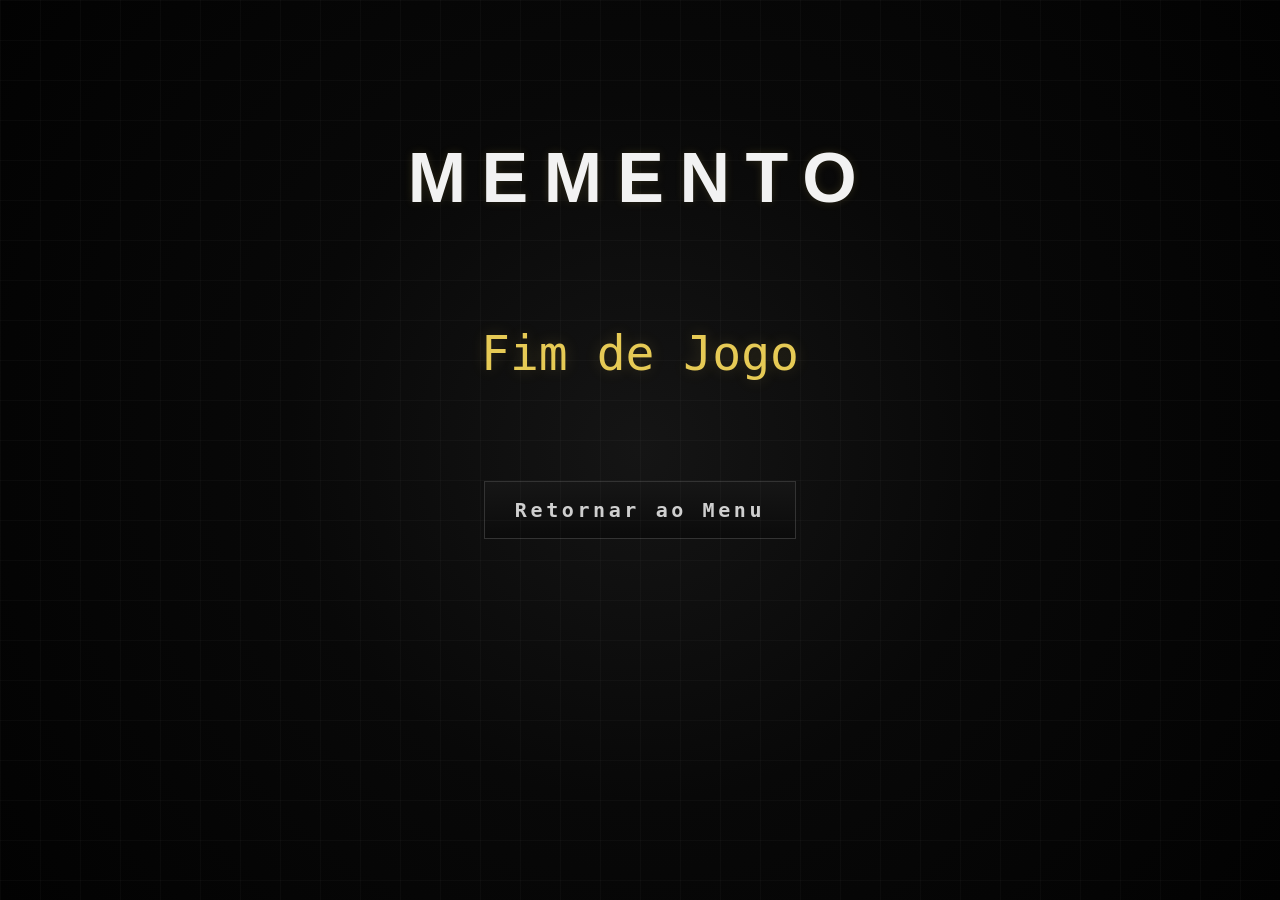
<file: derrota.html>
<!DOCTYPE html>
<link rel="shortcut icon" href="assets/icone/MEMENTO.ico" type="image/x-icon">
<html lang="pt-BR">

<head>
    <meta charset="UTF-8">
    <meta name="viewport" content="width=device-width,initial-scale=1.0">
    <title>MEMENTO — Derrota</title>
    <link rel="shortcut icon" href="assets/icone/MEMENTO.ico" type="image/x-icon">
    <link rel="stylesheet" href="css/style.css">
</head>

<body>
    <main class="screen">
        <h1 class="result-title">MEMENTO</h1>
        <div class="highlight">Fim de Jogo</div>
        <a class="action defeat-action" href="index.html">Retornar ao Menu</a>
    </main>
</body>

</html>
</file>
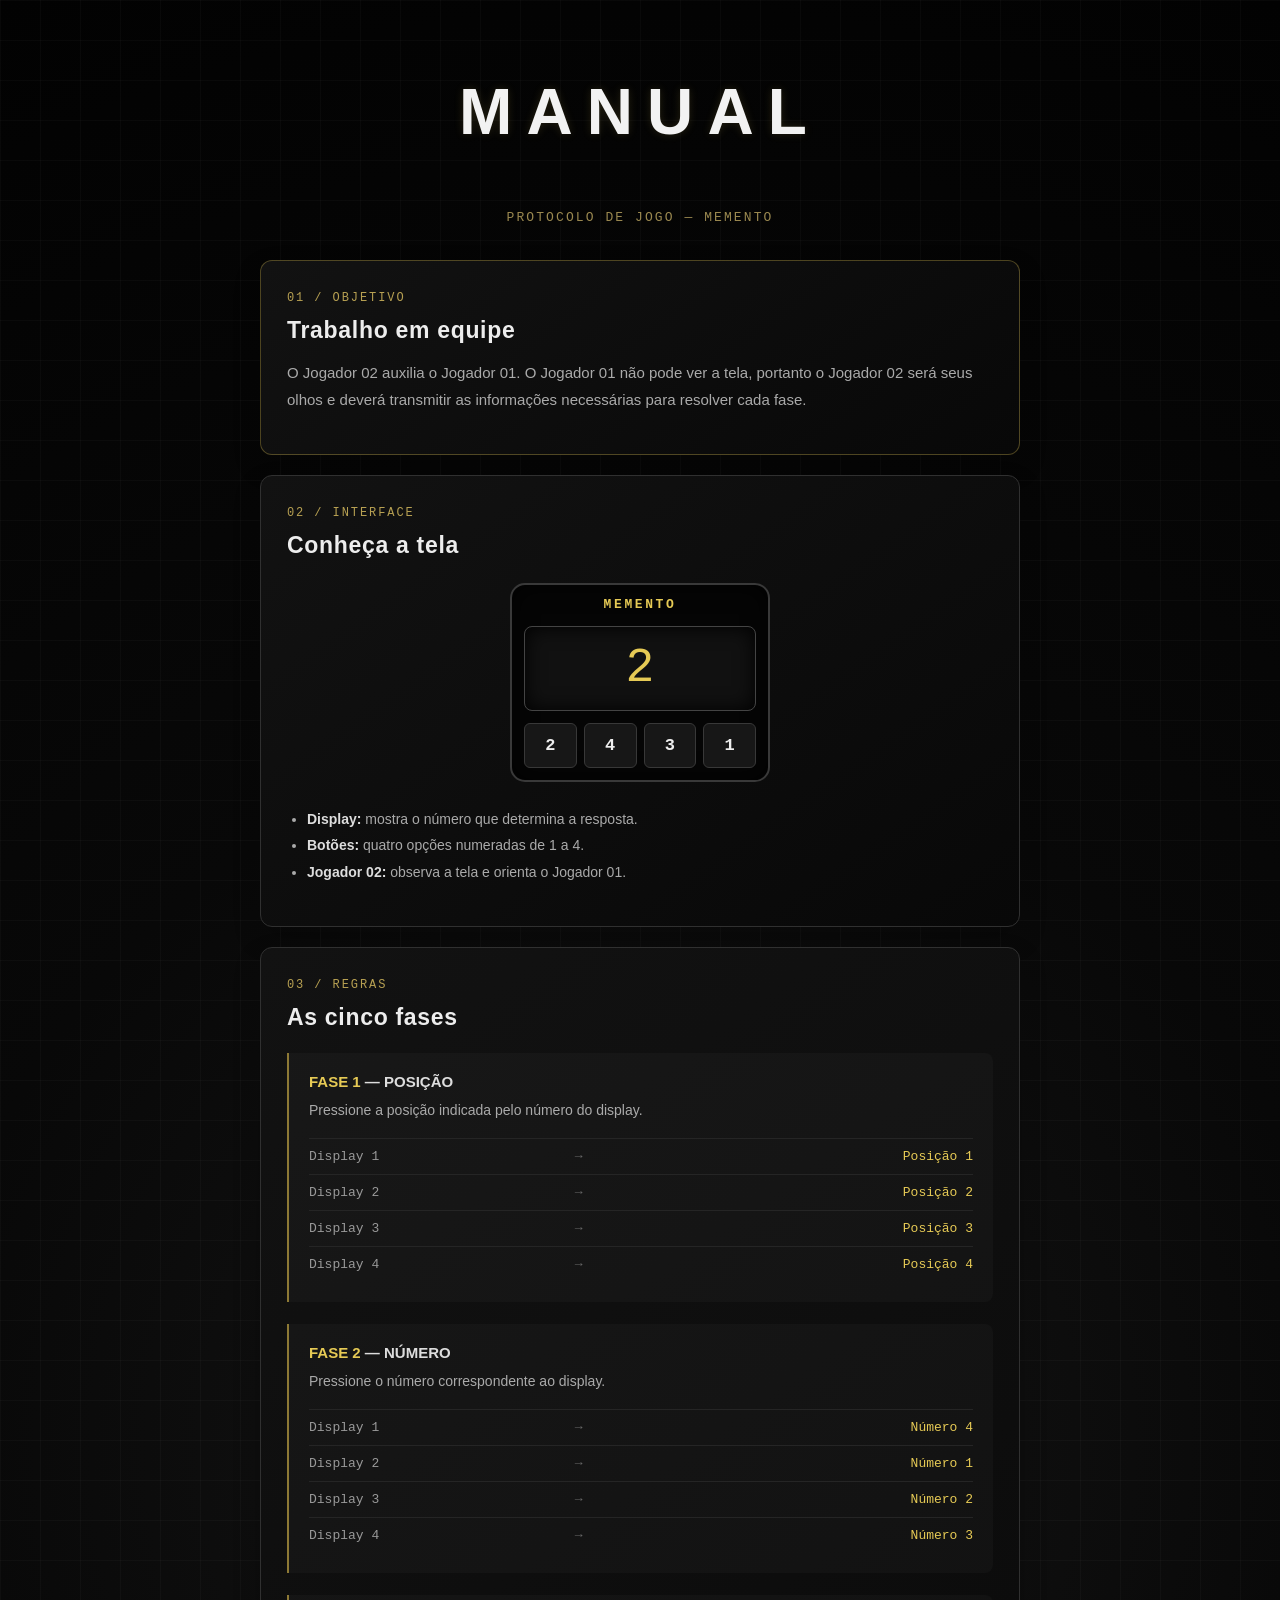
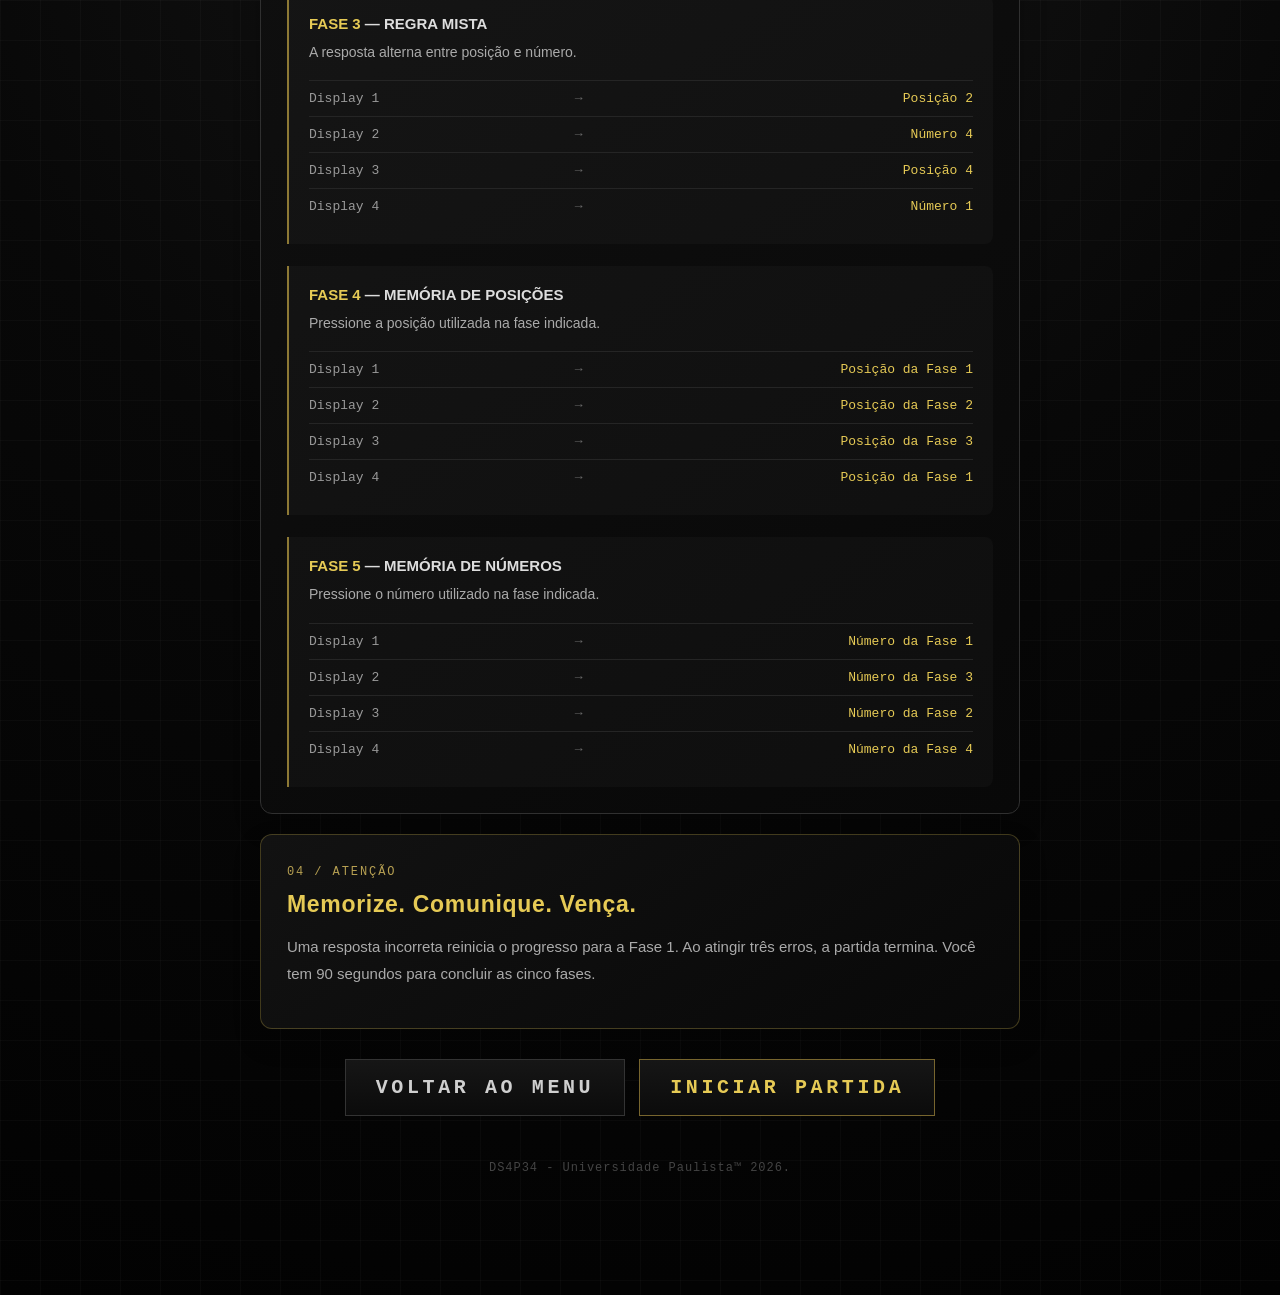
<file: manual.html>
<!DOCTYPE html>
<html lang="pt-BR">

<head>
    <meta charset="UTF-8">
    <meta name="viewport" content="width=device-width, initial-scale=1.0">
    <title>MEMENTO — Manual</title>
    <link rel="shortcut icon" href="assets/icone/MEMENTO.ico" type="image/x-icon">
    <link rel="stylesheet" href="css/style.css">
</head>

<body>
    <main class="screen manual-screen">

        <h1 class="rank-title manual-title">MANUAL</h1>

        <p class="manual-subtitle">PROTOCOLO DE JOGO — MEMENTO</p>

        <section class="manual-content">

            <article class="manual-card manual-objective">
                <span class="manual-label">01 / OBJETIVO</span>
                <h2>Trabalho em equipe</h2>
                <p>
                    O Jogador 02 auxilia o Jogador 01.
                    O Jogador 01 não pode ver a tela, portanto
                    o Jogador 02 será seus olhos e deverá transmitir
                    as informações necessárias para resolver cada fase.
                </p>
            </article>

            <article class="manual-card">
                <span class="manual-label">02 / INTERFACE</span>
                <h2>Conheça a tela</h2>

                <div class="manual-device">
                    <div class="manual-device-title">MEMENTO</div>
                    <div class="manual-display">2</div>

                    <div class="manual-buttons">
                        <span>2</span>
                        <span>4</span>
                        <span>3</span>
                        <span>1</span>
                    </div>
                </div>

                <ul class="manual-list">
                    <li>
                        <strong>Display:</strong>
                        mostra o número que determina a resposta.
                    </li>
                    <li>
                        <strong>Botões:</strong>
                        quatro opções numeradas de 1 a 4.
                    </li>
                    <li>
                        <strong>Jogador 02:</strong>
                        observa a tela e orienta o Jogador 01.
                    </li>
                </ul>
            </article>

            <article class="manual-card">
                <span class="manual-label">03 / REGRAS</span>
                <h2>As cinco fases</h2>

                <div class="manual-phase">
                    <h3><span>FASE 1</span> — POSIÇÃO</h3>
                    <p>Pressione a posição indicada pelo número do display.</p>
                    <div class="manual-example">
                        <span>Display 1</span>
                        <span class="manual-arrow">→</span>
                        <strong>Posição 1</strong>
                    </div>
                    <div class="manual-example">
                        <span>Display 2</span>
                        <span class="manual-arrow">→</span>
                        <strong>Posição 2</strong>
                    </div>
                    <div class="manual-example">
                        <span>Display 3</span>
                        <span class="manual-arrow">→</span>
                        <strong>Posição 3</strong>
                    </div>
                    <div class="manual-example">
                        <span>Display 4</span>
                        <span class="manual-arrow">→</span>
                        <strong>Posição 4</strong>
                    </div>
                </div>

                <div class="manual-phase">
                    <h3><span>FASE 2</span> — NÚMERO</h3>
                    <p>Pressione o número correspondente ao display.</p>
                    <div class="manual-example">
                        <span>Display 1</span>
                        <span class="manual-arrow">→</span>
                        <strong>Número 4</strong>
                    </div>
                    <div class="manual-example">
                        <span>Display 2</span>
                        <span class="manual-arrow">→</span>
                        <strong>Número 1</strong>
                    </div>
                    <div class="manual-example">
                        <span>Display 3</span>
                        <span class="manual-arrow">→</span>
                        <strong>Número 2</strong>
                    </div>
                    <div class="manual-example">
                        <span>Display 4</span>
                        <span class="manual-arrow">→</span>
                        <strong>Número 3</strong>
                    </div>
                </div>

                <div class="manual-phase">
                    <h3><span>FASE 3</span> — REGRA MISTA</h3>
                    <p>A resposta alterna entre posição e número.</p>
                    <div class="manual-example">
                        <span>Display 1</span>
                        <span class="manual-arrow">→</span>
                        <strong>Posição 2</strong>
                    </div>
                    <div class="manual-example">
                        <span>Display 2</span>
                        <span class="manual-arrow">→</span>
                        <strong>Número 4</strong>
                    </div>
                    <div class="manual-example">
                        <span>Display 3</span>
                        <span class="manual-arrow">→</span>
                        <strong>Posição 4</strong>
                    </div>
                    <div class="manual-example">
                        <span>Display 4</span>
                        <span class="manual-arrow">→</span>
                        <strong>Número 1</strong>
                    </div>
                </div>

                <div class="manual-phase">
                    <h3><span>FASE 4</span> — MEMÓRIA DE POSIÇÕES</h3>
                    <p>Pressione a posição utilizada na fase indicada.</p>
                    <div class="manual-example">
                        <span>Display 1</span>
                        <span class="manual-arrow">→</span>
                        <strong>Posição da Fase 1</strong>
                    </div>
                    <div class="manual-example">
                        <span>Display 2</span>
                        <span class="manual-arrow">→</span>
                        <strong>Posição da Fase 2</strong>
                    </div>
                    <div class="manual-example">
                        <span>Display 3</span>
                        <span class="manual-arrow">→</span>
                        <strong>Posição da Fase 3</strong>
                    </div>
                    <div class="manual-example">
                        <span>Display 4</span>
                        <span class="manual-arrow">→</span>
                        <strong>Posição da Fase 1</strong>
                    </div>
                </div>

                <div class="manual-phase">
                    <h3><span>FASE 5</span> — MEMÓRIA DE NÚMEROS</h3>
                    <p>Pressione o número utilizado na fase indicada.</p>
                    <div class="manual-example">
                        <span>Display 1</span>
                        <span class="manual-arrow">→</span>
                        <strong>Número da Fase 1</strong>
                    </div>
                    <div class="manual-example">
                        <span>Display 2</span>
                        <span class="manual-arrow">→</span>
                        <strong>Número da Fase 3</strong>
                    </div>
                    <div class="manual-example">
                        <span>Display 3</span>
                        <span class="manual-arrow">→</span>
                        <strong>Número da Fase 2</strong>
                    </div>
                    <div class="manual-example">
                        <span>Display 4</span>
                        <span class="manual-arrow">→</span>
                        <strong>Número da Fase 4</strong>
                    </div>
                </div>
            </article>

            <article class="manual-card manual-warning">
                <span class="manual-label">04 / ATENÇÃO</span>
                <h2>Memorize. Comunique. Vença.</h2>
                <p>
                    Uma resposta incorreta reinicia o progresso
                    para a Fase 1. Ao atingir três erros, a partida
                    termina. Você tem 90 segundos para concluir
                    as cinco fases.
                </p>
            </article>

        </section>

        <nav class="manual-actions">
            <a class="action" href="index.html">VOLTAR AO MENU</a>
            <a class="action manual-start" href="jogo.html">INICIAR PARTIDA</a>
        </nav>

        <footer class="footer manual-footer">
            DS4P34 - Universidade Paulista™ 2026.
        </footer>

    </main>
</body>

</html>
</file>
<file: css/style.css>
* {
    box-sizing: border-box;
}

html,
body {
    margin: 0;
    min-height: 100%;
}

body {
    min-height: 100vh;
    background:
        radial-gradient(circle at center,
            #151515 0%,
            #080808 45%,
            #020202 100%);
    color: #f2f2f2;
    font-family:
        "Segoe UI",
        Arial,
        Helvetica,
        sans-serif;
}


/*ESTRUTURA PRINCIPAL*/

.screen {
    min-height: 100vh;
    width: 100%;

    display: flex;
    flex-direction: column;
    align-items: center;

    position: relative;
    overflow: hidden;

    padding: 30px 20px;
}


/*Grade no fundo*/

.screen::before {
    content: "";

    position: absolute;
    inset: 0;

    background-image:
        linear-gradient(rgba(255, 255, 255, 0.025) 1px,
            transparent 1px),
        linear-gradient(90deg,
            rgba(255, 255, 255, 0.025) 1px,
            transparent 1px);

    background-size: 40px 40px;

    pointer-events: none;
}


/*MENU PRINCIPAL*/

.title,
.game-title,
.result-title,
.rank-title {

    font-family:
        "Segoe UI",
        Arial,
        sans-serif;

    font-weight: 800;

    letter-spacing: 0.22em;

    text-transform: uppercase;

    text-shadow:
        0 0 10px rgba(230, 202, 85, 0.15);

    position: relative;
    z-index: 1;
}


.title {

    font-size: clamp(48px, 8vw, 92px);

    line-height: 1;

    margin:
        14vh 0 0;

    color: #eeeeee;
}


/* Linha decorativa abaixo do título */

.title::after {

    content: "";

    display: block;

    width: 70%;

    height: 2px;

    margin:
        18px auto 0;

    background:
        linear-gradient(90deg,
            transparent,
            #e6ca55,
            transparent);
}


/*VERSÃO*/

.version {

    position: absolute;

    top: 35px;
    right: 50px;

    color: #666;

    font-family:
        monospace;

    font-size: 14px;

    letter-spacing: 0.15em;

    z-index: 2;
}


/*MENU*/

.menu {

    display: flex;

    flex-direction: column;

    align-items: center;

    gap: 18px;

    margin-top: 80px;

    position: relative;

    z-index: 2;
}


.menu a,
.action {

    min-width: 240px;

    padding:
        16px 30px;

    border: 1px solid #333;

    background:
        linear-gradient(180deg,
            #161616,
            #0b0b0b);

    color: #cfcfcf;

    text-decoration: none;

    text-align: center;

    font-family: monospace;

    font-size: 20px;

    font-weight: bold;

    letter-spacing: 0.18em;

    cursor: pointer;

    transition:
        transform .2s ease,
        color .2s ease,
        border-color .2s ease,
        box-shadow .2s ease,
        background .2s ease;
}


.menu a:hover,
.action:hover {

    color: #e6ca55;

    border-color: #e6ca55;

    background:
        linear-gradient(180deg,
            #1d1b13,
            #0d0d0d);

    transform:
        translateY(-3px);

    box-shadow:
        0 8px 25px rgba(230, 202, 85, 0.12);
}


.menu a:active,
.action:active {

    transform:
        translateY(2px);

    box-shadow:
        none;
}


/*FOOTER*/

.footer {

    position: absolute;

    bottom: 25px;

    color: #444;

    font-family: monospace;

    font-size: 12px;

    letter-spacing: 0.08em;

    text-align: center;

    z-index: 2;
}


/*JOGO*/

.game-title {

    font-size:
        clamp(28px, 4vw, 48px);

    margin-top: 5vh;

    color: #dcdcdc;
}


/*DISPLAY PRINCIPAL*/

.display {

    width:
        min(430px, 75vw);

    height:
        min(250px, 35vh);

    min-width: 260px;

    min-height: 170px;

    margin-top: 45px;

    display: flex;

    align-items: center;

    justify-content: center;

    position: relative;

    background:
        linear-gradient(145deg,
            #111,
            #050505);

    border:
        2px solid #333;

    border-radius: 10px;

    color: #e6ca55;

    font-family:
        "Courier New",
        monospace;

    font-size:
        clamp(80px, 10vw, 130px);

    font-weight: bold;

    text-shadow:
        0 0 12px rgba(230, 202, 85, 0.35),
        0 0 35px rgba(230, 202, 85, 0.12);

    box-shadow:
        inset 0 0 30px rgba(0, 0, 0, 0.9),
        0 15px 40px rgba(0, 0, 0, 0.5);
}


/*Reflexo interno do display*/

.display::before {

    content: "";

    position: absolute;

    inset: 8px;

    border:
        1px solid rgba(230, 202, 85, 0.12);

    border-radius: 5px;

    pointer-events: none;
}


/*Pequeno indicador superior*/

.display::after {

    content: "MEMORY INPUT";

    position: absolute;

    top: 12px;
    left: 18px;

    color: #555;

    font-family: monospace;

    font-size: 10px;

    letter-spacing: 0.15em;
}


/*BOTÕES*/

.buttons {

    display: grid;

    grid-template-columns:
        repeat(4, 1fr);

    gap: 18px;

    margin-top: 35px;

    position: relative;

    z-index: 2;
}


.number-button {

    width: 100px;

    height: 95px;

    border:
        1px solid #3c3c3c;

    border-radius: 8px;

    background:
        linear-gradient(145deg,
            #1b1b1b,
            #090909);

    color: #ddd;

    font-family:
        "Courier New",
        monospace;

    font-size: 32px;

    font-weight: bold;

    cursor: pointer;

    box-shadow:
        0 7px 0 #030303,
        0 10px 20px rgba(0, 0, 0, 0.4);

    transition:
        transform .1s ease,
        color .2s ease,
        border-color .2s ease,
        background .2s ease,
        box-shadow .1s ease;
}


/* Hover */

.number-button:hover {

    color: #e6ca55;

    border-color: #e6ca55;

    background:
        linear-gradient(145deg,
            #222015,
            #0b0b0b);

    box-shadow:
        0 7px 0 #030303,
        0 0 20px rgba(230, 202, 85, 0.12);
}


/* Botão pressionado */

.number-button:active {

    transform:
        translateY(7px);

    box-shadow:
        0 0 0 #030303;
}


/*INFORMAÇÕES DO JOGO*/

.game-info {

    width:
        min(700px, 90vw);

    display: flex;

    justify-content: space-between;

    margin-top: 45px;

    padding:
        15px 20px;

    border-top:
        1px solid #292929;

    border-bottom:
        1px solid #292929;

    color: #777;

    font-family:
        monospace;

    font-size:
        clamp(14px, 2vw, 18px);

    letter-spacing: 0.08em;

    position: relative;

    z-index: 2;
}


/*Valores importantes ficam mais visíveis*/

#fase,
#timer,
#erros {

    white-space: nowrap;
}


/*TELAS DE RESULTADO*/

.result-title {

    font-size:
        clamp(42px, 6vw, 70px);

    margin-top: 12vh;
}


.highlight {

    color: #e6ca55;

    font-family: monospace;

    font-size:
        clamp(28px, 4vw, 48px);

    margin-top: 60px;

    text-shadow:
        0 0 15px rgba(230, 202, 85, 0.2);
}


.result-text {

    color: #aaa;

    font-family: monospace;

    font-size:
        clamp(18px, 3vw, 28px);

    margin-top: 15px;
}


/*PLAYERS / RANKING*/

.players {

    margin-top: 50px;

    display: flex;

    flex-direction: column;

    gap: 25px;

    font-family: monospace;

    font-size:
        clamp(18px, 3vw, 28px);
}


.players label {

    display: flex;

    align-items: center;

    gap: 12px;
}


.players input {

    width: 230px;

    border: 0;

    border-bottom:
        1px solid #555;

    outline: 0;

    background:
        transparent;

    color: #fff;

    font-family: monospace;

    font-size: 20px;

    padding:
        8px 3px;

    transition:
        border-color .2s ease,
        box-shadow .2s ease;
}


.players input:focus {

    border-color: #e6ca55;

    box-shadow:
        0 4px 10px rgba(230, 202, 85, 0.08);
}


.action {

    margin-top: 60px;
}


/*DERROTA*/

.reason {

    color: #aaa;

    font-family: monospace;

    font-size:
        clamp(18px, 3vw, 30px);

    margin-top: 70px;

    text-align: center;
}


.defeat-action {

    margin-top: 100px;
}


/* =========================================================
   RANKING
   ========================================================= */

.rank-title {

    font-size:
        clamp(42px, 6vw, 70px);

    margin-top: 10vh;
}


.top10 {

    margin-top: 50px;

    width:
        min(850px, 90vw);

    display: grid;

    grid-template-columns:
        1fr 1fr;

    column-gap: 80px;

    row-gap: 10px;

    font-family: monospace;

    font-size:
        clamp(16px, 2.4vw, 22px);
}


.top10 div {

    padding:
        10px 15px;

    border-bottom:
        1px solid #1e1e1e;

    color: #888;
}


.top10 div:first-child {

    color: #e6ca55;

    border-color:
        rgba(230, 202, 85, 0.3);
}


.rank-action {

    margin-top: 40px;
}


/* =========================================================
   ANIMAÇÕES
   ========================================================= */


/*
   Pequena entrada do display
*/

.display {

    animation:
        displayAppear .5s ease;
}


@keyframes displayAppear {

    from {

        opacity: 0;

        transform:
            scale(.96);

    }

    to {

        opacity: 1;

        transform:
            scale(1);

    }
}


/*
   Entrada dos botões
*/

.number-button {

    animation:
        buttonAppear .4s ease backwards;
}


.number-button:nth-child(1) {
    animation-delay: .05s;
}

.number-button:nth-child(2) {
    animation-delay: .10s;
}

.number-button:nth-child(3) {
    animation-delay: .15s;
}

.number-button:nth-child(4) {
    animation-delay: .20s;
}


@keyframes buttonAppear {

    from {

        opacity: 0;

        transform:
            translateY(10px);

    }

    to {

        opacity: 1;

        transform:
            translateY(0);

    }
}


/* =========================================================
   RESPONSIVIDADE
   ========================================================= */

@media (max-width: 700px) {

    .screen {

        padding:
            20px 15px;
    }


    /* Menu */

    .version {

        top: 20px;

        right: 20px;

        font-size: 11px;
    }


    .title {

        margin-top: 16vh;

        font-size:
            clamp(40px, 12vw, 65px);

        letter-spacing:
            0.15em;
    }


    .menu {

        margin-top: 65px;

        width: 100%;
    }


    .menu a,
    .action {

        width: 85vw;

        max-width: 320px;

        font-size: 17px;

        padding:
            14px 20px;
    }


    .footer {

        width: 90vw;

        bottom: 18px;

        font-size: 10px;
    }


    /* Jogo */

    .game-title {

        margin-top: 35px;

        font-size: 28px;

        letter-spacing:
            0.16em;
    }


    .display {

        width: 85vw;

        height: 190px;

        min-width: 0;

        min-height: 0;

        margin-top: 35px;

        font-size:
            clamp(75px, 22vw, 110px);
    }


    .buttons {

        width: 90vw;

        max-width: 360px;

        grid-template-columns:
            repeat(2, 1fr);

        gap: 12px;

        margin-top: 25px;
    }


    .number-button {

        width: 100%;

        height: 75px;

        font-size: 27px;
    }


    .game-info {

        width: 90vw;

        margin-top: 35px;

        padding:
            12px 8px;

        font-size: 12px;

        gap: 8px;
    }


    /* Resultados */

    .result-title {

        margin-top: 10vh;

        text-align: center;
    }


    .highlight {

        margin-top: 40px;

        text-align: center;
    }


    .result-text {

        text-align: center;
    }


    .players {

        font-size: 18px;
    }


    .players input {

        width: 170px;

        font-size: 17px;
    }


    /* Ranking */

    .rank-title {

        margin-top: 10vh;

        text-align: center;
    }


    .top10 {

        grid-template-columns: 1fr;

        width: 90vw;

        font-size: 16px;

        row-gap: 5px;
    }

}


/* =========================================================
   TELAS MUITO PEQUENAS
   ========================================================= */

@media (max-width: 380px) {

    .display {

        height: 160px;
    }


    .number-button {

        height: 65px;

        font-size: 24px;
    }


    .game-info {

        font-size: 10px;
    }

}

/* CORES DO TOP 3 DO RANKING */

.top10 .primeiro {
    color: #e6ca55;
    border-color: rgba(230, 202, 85, 0.3);
}

.top10 .segundo {
    color: #b8b8b8;
    border-color: rgba(184, 184, 184, 0.3);
}

.top10 .terceiro {
    color: #cd7f32;
    border-color: rgba(205, 127, 50, 0.3);
}


/* ORGANIZAÇÃO DAS LINHAS DO RANKING */

.top10 .ranking-item {
    display: grid;
    grid-template-columns: 45px minmax(0, 1fr) 70px;
    align-items: center;
    gap: 12px;
    padding: 12px 15px;
    width: 100%;
}

.top10 .ranking-item span:nth-child(1) {
    text-align: left;
    white-space: nowrap;
}

.top10 .ranking-item span:nth-child(2) {
    text-align: left;
    overflow-wrap: anywhere;
}

.top10 .ranking-item span:nth-child(3) {
    text-align: right;
    white-space: nowrap;
    font-variant-numeric: tabular-nums;
}

/* Em telas pequenas, manter os três campos alinhados */

@media (max-width: 700px) {
    .top10 .ranking-item {
        grid-template-columns: 35px minmax(0, 1fr) 60px;
        gap: 8px;
        padding: 12px 8px;
        font-size: 14px;
    }
}


/* =========================================
   MEMENTO — FEEDBACK E PROGRESSO
   ========================================= */

.game-screen {
    isolation: isolate;
}

/* Progresso das fases */
.phase-progress {
    width: min(430px, 85vw);
    margin-top: 28px;
    position: relative;
    z-index: 2;
}

.phase-heading {
    display: flex;
    align-items: center;
    justify-content: space-between;
    gap: 12px;
    margin-bottom: 10px;
    font-family: monospace;
    font-size: 13px;
    letter-spacing: 0.12em;
    color: #777;
}

.phase-heading strong {
    color: #e6ca55;
    font-size: 16px;
}

.phase-track {
    display: grid;
    grid-template-columns: repeat(5, 1fr);
    gap: 7px;
}

.phase-segment {
    height: 5px;
    border-radius: 10px;
    background: #292929;
    transition: background .3s ease, box-shadow .3s ease;
}

.phase-segment.active {
    background: #8d7935;
}

.phase-segment.current {
    background: #e6ca55;
    box-shadow: 0 0 12px rgba(230, 202, 85, .35);
}

/* Mensagem de feedback */
.game-feedback {
    width: min(560px, 90vw);
    min-height: 28px;
    margin-top: 22px;
    margin-bottom: -20px;
    text-align: center;
    font-family: monospace;
    font-size: clamp(12px, 1.5vw, 16px);
    font-weight: bold;
    letter-spacing: .12em;
    color: #9b8b53;
    position: relative;
    z-index: 2;
    transition: color .2s ease, text-shadow .2s ease;
}

.game-feedback.acerto {
    color: #8fe0a1;
    text-shadow: 0 0 14px rgba(90, 220, 120, .3);
    animation: feedbackPop .3s ease;
}

.game-feedback.erro {
    color: #ff7777;
    text-shadow: 0 0 14px rgba(255, 60, 60, .3);
    animation: feedbackShake .3s ease;
}

.game-feedback.reinicio {
    color: #e6ca55;
    text-shadow: 0 0 12px rgba(230, 202, 85, .2);
    animation: feedbackPop .3s ease;
}

/* Número central: tamanho mais consistente no PC */
#numero-display.display {
    font-size: clamp(100px, 10vw, 150px) !important;
    line-height: 1;
    flex-shrink: 0;
    transition: border-color .2s ease, color .2s ease;
}

#numero-display.display.display-success {
    border-color: #65bd79;
    color: #9be8a9;
    box-shadow: inset 0 0 30px rgba(0, 0, 0, .9),
        0 0 24px rgba(80, 220, 110, .12);
}

#numero-display.display.display-error {
    border-color: #bd5050;
    color: #ff7777;
    animation: displayShake .3s ease;
}

/* Botões bloqueados durante o feedback */
.number-button:disabled {
    cursor: wait;
    opacity: .65;
}

@keyframes feedbackPop {
    from {
        opacity: .4;
        transform: scale(.96);
    }

    to {
        opacity: 1;
        transform: scale(1);
    }
}

@keyframes feedbackShake {

    0%,
    100% {
        transform: translateX(0);
    }

    25% {
        transform: translateX(-4px);
    }

    75% {
        transform: translateX(4px);
    }
}

@keyframes displayShake {

    0%,
    100% {
        transform: translateX(0);
    }

    25% {
        transform: translateX(-3px);
    }

    75% {
        transform: translateX(3px);
    }
}

/* Ajustes para celulares */
@media (max-width: 700px) {
    .phase-progress {
        margin-top: 24px;
    }

    .game-feedback {
        margin-top: 18px;
        margin-bottom: -18px;
        min-height: 30px;
        letter-spacing: .05em;
    }

    #numero-display.display {
        font-size: clamp(75px, 22vw, 110px) !important;
    }
}

/* Telas muito pequenas */
@media (max-width: 380px) {
    .phase-heading {
        font-size: 11px;
    }

    .phase-heading strong {
        font-size: 14px;
    }

    .game-feedback {
        font-size: 11px;
    }

    #numero-display.display {
        font-size: 75px !important;
    }
}

/* Respeitar preferência por menos animação */
@media (prefers-reduced-motion: reduce) {

    .game-feedback,
    #numero-display.display,
    .phase-segment {
        animation: none !important;
        transition: none !important;
    }
}


/* =========================================
   MANUAL DO MEMENTO
   ========================================= */

.manual-screen {
    min-height: 100vh;
    height: auto;
    overflow: visible;
    padding: 30px 20px 120px;
}

.manual-title {
    margin-top: 45px;
    text-align: center;
    font-size: clamp(38px, 6vw, 64px);
}

.manual-subtitle {
    position: relative;
    z-index: 1;
    margin: 18px 0 35px;
    color: #9b8950;
    font-family: monospace;
    font-size: 13px;
    letter-spacing: .16em;
    text-align: center;
}

.manual-content {
    width: min(760px, 94vw);
    display: flex;
    flex-direction: column;
    gap: 20px;
    position: relative;
    z-index: 1;
}

.manual-card {
    padding: 26px;
    border: 1px solid #303030;
    border-radius: 12px;
    background: linear-gradient(145deg, #121212, #080808);
    box-shadow: 0 12px 28px rgba(0, 0, 0, .2);
}

.manual-label {
    color: #b7a052;
    font-family: monospace;
    font-size: 12px;
    letter-spacing: .16em;
}

.manual-card h2 {
    margin: 12px 0;
    color: #ededed;
    font-size: 23px;
    letter-spacing: .03em;
}

.manual-card p {
    color: #aaa;
    font-size: 15px;
    line-height: 1.8;
}

.manual-objective {
    border-color: rgba(230, 202, 85, .3);
}

.manual-device {
    width: min(260px, 100%);
    margin: 24px auto;
    padding: 12px;
    border: 2px solid #393939;
    border-radius: 15px;
    background: #050505;
    box-shadow: inset 0 0 25px rgba(0, 0, 0, .8);
}

.manual-device-title {
    margin-bottom: 14px;
    color: #e6ca55;
    font-family: monospace;
    font-weight: bold;
    letter-spacing: .2em;
    text-align: center;
}

.manual-display {
    display: flex;
    align-items: center;
    justify-content: center;
    height: 85px;
    border: 1px solid #444;
    border-radius: 8px;
    background: #111;
    color: #e6ca55;
    font-family: monospace;
    font-size: 48px;
    box-shadow: inset 0 0 20px #000;
}

.manual-buttons {
    display: grid;
    grid-template-columns: repeat(4, 1fr);
    gap: 7px;
    margin-top: 12px;
}

.manual-buttons span {
    padding: 12px 2px;
    border: 1px solid #383838;
    border-radius: 6px;
    background: #171717;
    color: #eee;
    font-family: monospace;
    font-size: 17px;
    font-weight: bold;
    text-align: center;
}

.manual-list {
    padding-left: 20px;
    color: #aaa;
    line-height: 1.9;
    font-size: 14px;
}

.manual-list strong {
    color: #ddd;
}

.manual-phase {
    margin-top: 22px;
    padding: 20px;
    border-left: 2px solid #8d7935;
    border-radius: 0 8px 8px 0;
    background: rgba(255, 255, 255, .025);
}

.manual-phase h3 {
    margin: 0 0 8px;
    color: #ddd;
    font-size: 15px;
}

.manual-phase h3 span {
    color: #e6ca55;
}

.manual-phase p {
    margin: 0 0 15px;
    font-size: 14px;
}

.manual-example {
    display: grid;
    grid-template-columns: minmax(85px, 1fr) 20px minmax(0, 1.5fr);
    align-items: center;
    gap: 10px;
    padding: 10px 0;
    border-top: 1px solid #252525;
    color: #999;
    font-family: monospace;
    font-size: 13px;
}

.manual-example strong {
    color: #e6ca55;
    font-weight: normal;
    text-align: right;
}

.manual-arrow {
    color: #666;
    text-align: center;
}

.manual-warning {
    border-color: rgba(230, 202, 85, .25);
}

.manual-warning h2 {
    color: #e6ca55;
}

.manual-actions {
    display: flex;
    flex-wrap: wrap;
    justify-content: center;
    gap: 14px;
    width: min(760px, 94vw);
    margin-top: 30px;
    position: relative;
    z-index: 2;
}

.manual-actions .action {
    min-width: 220px;
    margin-top: 0;
}

.manual-actions .manual-start {
    color: #e6ca55;
    border-color: #77652e;
}

.manual-footer {
    position: relative;
    bottom: auto;
    margin-top: 45px;
}

@media (max-width: 700px) {
    .manual-screen {
        padding: 20px 12px 50px;
    }

    .manual-title {
        margin-top: 45px;
    }

    .manual-subtitle {
        font-size: 10px;
        letter-spacing: .1em;
        line-height: 1.8;
    }

    .manual-card {
        padding: 18px 15px;
    }

    .manual-card h2 {
        font-size: 20px;
    }

    .manual-card p {
        font-size: 14px;
    }

    .manual-phase {
        padding: 15px 12px;
    }

    .manual-example {
        grid-template-columns: minmax(72px, 1fr) 14px minmax(0, 1.5fr);
        gap: 6px;
        font-size: 11px;
    }

    .manual-actions {
        flex-direction: column;
        align-items: center;
    }

    .manual-actions .action {
        width: 100%;
        max-width: 320px;
        min-width: 0;
    }
}
</file>
